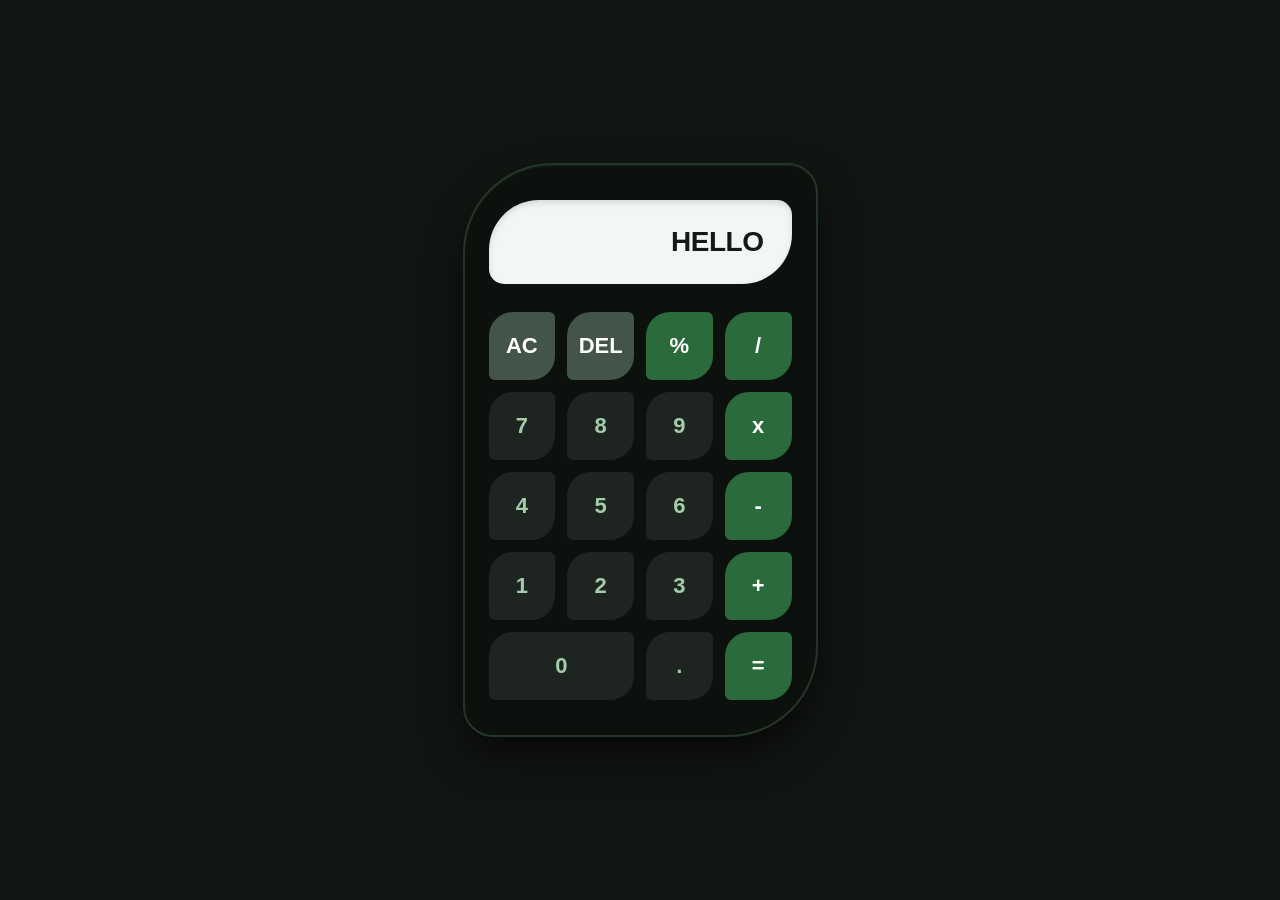
<file: calculator/index.html>
<!DOCTYPE html>
<html lang="en">
<head>
    <meta charset="UTF-8">
    <meta name="viewport" content="width=device-width, initial-scale=1.0">
    <title> Calculator</title>
    <link rel="stylesheet" href="style.css">
</head>
<body>
    <div class="calculator">
        <input type="text" class="display" id="screen" value="HELLO" readonly>
        <div class="buttons">
            <button class="function" onclick="clearScreen()">AC</button>
            <button class="function" onclick="deleteLast()">DEL</button>
            <button class="operator" onclick="appendValue('%')">%</button>
            <button class="operator" onclick="appendValue('/')">/</button>
            
            <button class="number" onclick="appendValue('7')">7</button>
            <button class="number" onclick="appendValue('8')">8</button>
            <button class="number" onclick="appendValue('9')">9</button>
            <button class="operator" onclick="appendValue('*')">x</button>
            
            <button class="number" onclick="appendValue('4')">4</button>
            <button class="number" onclick="appendValue('5')">5</button>
            <button class="number" onclick="appendValue('6')">6</button>
            <button class="operator" onclick="appendValue('-')">-</button>
            
            <button class="number" onclick="appendValue('1')">1</button>
            <button class="number" onclick="appendValue('2')">2</button>
            <button class="number" onclick="appendValue('3')">3</button>
            <button class="operator" onclick="appendValue('+')">+</button>
            
            <button class="number zero" onclick="appendValue('0')">0</button>
            <button class="number" onclick="appendValue('.')">.</button>
            <button class="operator" onclick="calculateResult()">=</button>
        </div>
    </div>
    <script src="script.js"></script>
</body>
</html>
</file>
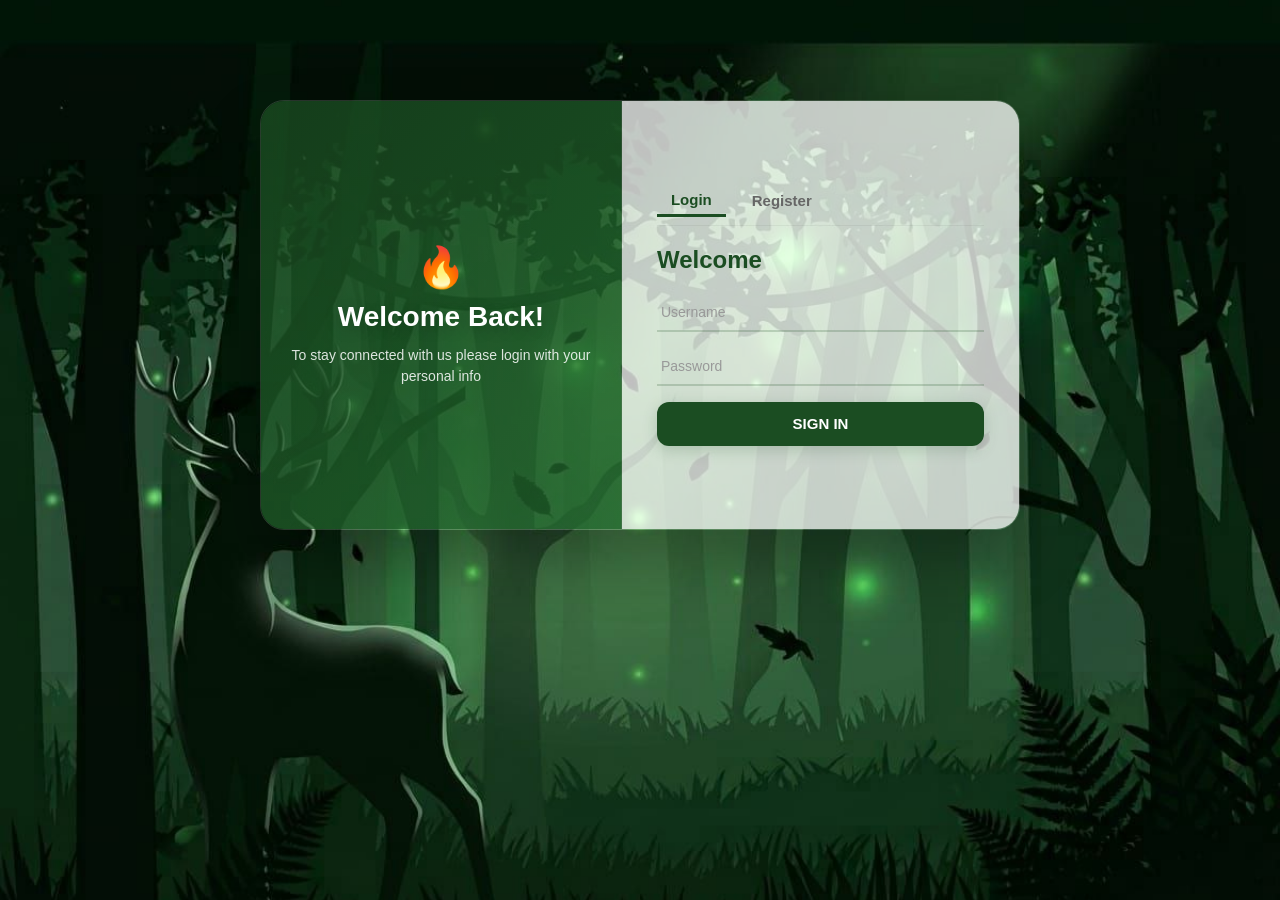
<file: todo-app/index.html>
<!DOCTYPE html>
<html lang="en">
<head>
    <meta charset="UTF-8">
    <meta name="viewport" content="width=device-width, initial-scale=1.0">
    <title>Ultimate Leaf To-Do Web</title>
    <link rel="stylesheet" href="TODO.CSS">
</head>
<body class="light-theme">

    <div id="app-preloader">
        <div class="spinner"></div>
        <p style="font-family: inherit; font-weight: 600; letter-spacing: 0.5px;">Loading TaskLeaf Workspace...</p>
    </div>

    <div class="video-bg-container">
        <video id="video-a" class="bg-video buffer-active" autoplay muted playsinline></video>
        <video id="video-b" class="bg-video" autoplay muted playsinline></video>
    </div>

    <div class="forest-bg-layer"></div>
    <div id="cinematic-blur-overlay" class="initial-blur"></div>

    <div id="app-viewport-wrapper"></div>

    <script src="TODO.JS"></script>
</body>
</html>
</file>
<file: calculator/style.css>
* {
    margin: 0;
    padding: 0;
    box-sizing: border-box;
    font-family: -apple-system, BlinkMacSystemFont, "Segoe UI", Roboto, Helvetica, Arial, sans-serif;
}

body {
    display: flex;
    justify-content: center;
    align-items: center;
    min-height: 100vh;
    background-color: rgb(18, 22, 19);
}

.calculator {
    background-color: rgb(13, 17, 14);
    padding: 35px 24px;
    border-radius: 90px 30px 90px 30px; 
    width: 355px;
    border: 2px solid rgb(35, 54, 40);
    box-shadow: 
        0 20px 40px rgba(0, 0, 0, 0.6),
        inset 0 1px 0 rgba(255, 255, 255, 0.05);
}

.display {
    width: 100%;
    height: 84px;
    background-color: rgb(241, 247, 243);
    color: rgb(22, 26, 23);
    font-size: 28px;
    text-align: right;
    border-radius: 50px 15px 50px 15px;
    border: none;
    outline: none;
    padding: 0 28px;
    margin-bottom: 28px;
    font-weight: 700;
    letter-spacing: -0.5px;
    box-shadow: inset 0 3px 6px rgba(0, 0, 0, 0.12);
}

.buttons {
    display: grid;
    grid-template-columns: repeat(4, 1fr);
    gap: 12px;
}

button {
    height: 68px;
    font-size: 22px;
    border: none;
    border-radius: 24px 6px 24px 6px;
    cursor: pointer;
    font-weight: 600;
    display: flex;
    justify-content: center;
    align-items: center;
    transition: background-color 0.15s ease;
}

button:active {
    opacity: 0.85;
}

.number {
    background-color: rgb(30, 37, 33);
    color: rgb(164, 204, 169);
}

.number:hover {
    background-color: rgb(39, 48, 43);
}

.operator {
    background-color: rgb(43, 107, 59);
    color: rgb(255, 255, 255);
}

.operator:hover {
    background-color: rgb(52, 124, 70);
}

.function {
    background-color: rgb(67, 84, 73);
    color: rgb(255, 255, 255);
}

.function:hover {
    background-color: rgb(78, 97, 84);
}

.zero {
    grid-column: span 2;
    border-radius: 24px 6px 24px 6px;
    justify-content: center;
}
</file>
<file: todo-app/TODO.CSS>
* {
    margin: 0;
    padding: 0;
    box-sizing: border-box;
    font-family: -apple-system, BlinkMacSystemFont, "Segoe UI", Roboto, Helvetica, Arial, sans-serif;
}

body {
    display: flex;
    flex-direction: column;
    align-items: center;
    min-height: 100vh;
    padding: 20px;
    overflow-y: auto;
    overflow-x: hidden;
    transition: background-color 0.4s ease;
}

body.light-theme {
    background-color: rgba(240, 245, 241, 0.4);
}

body.dark-theme {
    background-color: rgba(12, 16, 13, 0.4);
}

#app-preloader {
    position: fixed;
    top: 0;
    left: 0;
    width: 100vw;
    height: 100vh;
    background-color: #0c100d;
    display: flex;
    flex-direction: column;
    justify-content: center;
    align-items: center;
    z-index: 9999;
    color: #ffffff;
    transition: opacity 0.4s ease, visibility 0.4s;
}

body.light-theme #app-preloader {
    background-color: #f0f5f1;
    color: #1b4d22;
}

.spinner {
    width: 50px;
    height: 50px;
    border: 5px solid rgba(43, 107, 59, 0.2);
    border-top: 5px solid #2ecc71;
    border-radius: 50%;
    animation: spin 1s linear infinite;
    margin-bottom: 15px;
}

@keyframes spin {
    0% { transform: rotate(0deg); }
    100% { transform: rotate(360deg); }
}

.video-bg-container {
    position: fixed;
    top: 0;
    left: 0;
    width: 100vw;
    height: 100vh;
    z-index: -2;
    overflow: hidden;
}

.bg-video {
    position: absolute;
    top: 0;
    left: 0;
    width: 100%;
    height: 100%;
    object-fit: cover;
    pointer-events: none;
    opacity: 0;
    transition: opacity 0.8s ease-in-out;
}

.bg-video.buffer-active {
    opacity: 1;
}

.forest-bg-layer {
    position: fixed;
    top: 0;
    left: 0;
    width: 100vw;
    height: 100vh;
    background-image: url('forest.jpg');
    background-size: cover;
    background-position: center;
    background-repeat: no-repeat;
    z-index: -1;
    opacity: 0;
    transition: opacity 0.6s ease-in-out;
    pointer-events: none;
}

body.auth-view .forest-bg-layer {
    opacity: 1;
    z-index: -1;
}

body.auth-view .video-bg-container {
    opacity: 0;
    visibility: hidden;
    transition: opacity 0.6s ease-in-out;
}

body:not(.auth-view) .video-bg-container {
    opacity: 1;
    visibility: visible;
}

#cinematic-blur-overlay {
    position: fixed;
    top: 0;
    left: 0;
    width: 100vw;
    height: 100vh;
    display: flex;
    justify-content: center;
    align-items: center;
    z-index: 10;
    pointer-events: none;
}

#app-viewport-wrapper {
    width: 100%;
    display: flex;
    justify-content: center;
    align-items: center;
    flex-direction: column;
}

.navbar {
    position: fixed !important;
    top: 0 !important;
    left: 0 !important;
    width: 100% !important;
    height: 60px !important;
    display: flex !important;
    justify-content: space-between !important;
    align-items: center !important;
    padding: 0 40px !important;
    z-index: 1000 !important;
    background-color: rgba(15, 22, 17, 0.25) !important;
    backdrop-filter: blur(12px) !important;
    -webkit-backdrop-filter: blur(12px) !important;
    border-bottom: 1px solid rgba(255, 255, 255, 0.1);
}

body.light-theme .navbar {
    background-color: rgba(255, 255, 255, 0.4) !important;
    box-shadow: 0 2px 10px rgba(0, 0, 0, 0.02);
    border-bottom: 1px solid rgba(0, 0, 0, 0.05);
}

.nav-brand {
    font-weight: bold;
    font-size: 1.3rem;
    color: #ffffff;
}

body.light-theme .nav-brand {
    color: #1b4d22;
}

.nav-links {
    display: flex;
    gap: 20px;
    align-items: center;
}

.nav-item {
    text-decoration: none;
    font-size: 15px;
    font-weight: 600;
    cursor: pointer;
    color: #ffffff !important;
}

body.light-theme .nav-item {
    color: #1b4d22 !important;
}

.theme-toggle {
    background: none;
    border: none;
    font-size: 13px;
    font-weight: 600;
    cursor: pointer;
    padding: 6px 12px;
    border-radius: 20px;
    color: #ffffff;
    background-color: rgba(255, 255, 255, 0.1);
    border: 1px solid rgba(255, 255, 255, 0.15);
}

body.light-theme .theme-toggle {
    color: #1b4d22;
    background-color: rgba(27, 77, 34, 0.08);
    border: 1px solid rgba(27, 77, 34, 0.15);
}

.dropdown-wrapper {
    position: relative;
}

.dropdown-menu {
    position: absolute;
    top: 140%;
    right: 0;
    border-radius: 12px;
    list-style: none;
    width: 210px;
    padding: 6px 0;
    display: none;
    z-index: 1010;
    max-height: 350px;
    overflow-y: auto;
    background-color: rgba(20, 26, 21, 0.85) !important;
    border: 1px solid rgba(255, 255, 255, 0.1);
    backdrop-filter: blur(15px);
    box-shadow: 0 8px 25px rgba(0, 0, 0, 0.3);
}

body.light-theme .dropdown-menu {
    background-color: rgba(255, 255, 255, 0.9) !important;
    border: 1px solid rgba(0, 0, 0, 0.05);
    box-shadow: 0 8px 25px rgba(0, 0, 0, 0.05);
}

.dropdown-menu.show {
    display: block !important;
}

.dropdown-menu li {
    background: transparent !important;
    padding: 0 !important;
    margin: 0 !important;
    border: none !important;
    backdrop-filter: none !important;
    border-radius: 0 !important;
}

.dropdown-item {
    display: block;
    padding: 12px 16px;
    text-decoration: none;
    font-size: 14px;
    font-weight: 600;
    color: #e2f0e5 !important;
    transition: background 0.2s;
}

body.light-theme .dropdown-item {
    color: #1b4d22 !important;
}

.dropdown-item:hover {
    background-color: rgba(43, 107, 59, 0.3) !important;
}

body.light-theme .dropdown-item:hover {
    background-color: rgba(27, 77, 34, 0.08) !important;
}

.dashboard-container {
    margin-top: 90px !important;
    padding: 20px;
    display: grid !important;
    grid-template-columns: 1fr 1.1fr !important;
    gap: 25px !important;
    width: 100% !important;
    max-width: 1200px !important;
    margin-left: auto;
    margin-right: auto;
}

.card {
    background: rgba(255, 255, 255, 0.03) !important;
    backdrop-filter: blur(12px) !important;
    -webkit-backdrop-filter: blur(12px) !important;
    border-radius: 16px;
    padding: 25px;
    box-shadow: 0 8px 32px rgba(0, 0, 0, 0.15);
    border: 1px solid rgba(255, 255, 255, 0.08) !important;
    margin-bottom: 20px;
    width: 100%;
}

body.light-theme .card {
    background: rgba(255, 255, 255, 0.35) !important;
    border: 1px solid rgba(255, 255, 255, 0.3) !important;
    box-shadow: 0 10px 30px rgba(0, 0, 0, 0.02);
}

body.dark-theme #timer-display {
    color: #ffffff !important;
    text-shadow: 0 2px 12px rgba(255, 255, 255, 0.2);
}

body.dark-theme #timer-status,
body.dark-theme #pomodoro-section div,
body.dark-theme .card h3,
body.dark-theme .card h2 {
    color: #ffffff !important;
    font-weight: 700 !important;
    text-shadow: 0 1px 5px rgba(255, 255, 255, 0.1);
}

body.light-theme #timer-status,
body.light-theme #pomodoro-section div,
body.light-theme .card h3,
body.light-theme .card h2 {
    color: #1b4d22 !important;
}

ul.container {
    list-style: none;
    max-height: 440px !important;
    overflow-y: auto !important;
    width: 100%;
    padding-right: 5px;
}

ul.container::-webkit-scrollbar {
    width: 6px !important;
}

ul.container::-webkit-scrollbar-track {
    background: rgba(0, 0, 0, 0.01) !important;
    border-radius: 10px;
}

body.dark-theme ul.container::-webkit-scrollbar-track {
    background: rgba(255, 255, 255, 0.01) !important;
}

ul.container::-webkit-scrollbar-thumb {
    background: rgba(27, 77, 34, 0.6) !important;
    border-radius: 10px;
}

body.dark-theme ul.container::-webkit-scrollbar-thumb {
    background: rgba(46, 204, 113, 0.6) !important;
}

li {
    padding: 14px 18px;
    border-radius: 24px 6px 24px 6px;
    margin-bottom: 12px;
    display: flex !important;
    justify-content: space-between !important;
    align-items: center !important;
    font-size: 16px;
    font-weight: 600;
    background-color: rgba(20, 26, 22, 0.45) !important;
    color: #ffffff !important;
    border: 1px solid rgba(255, 255, 255, 0.1);
    backdrop-filter: blur(5px);
    -webkit-backdrop-filter: blur(5px);
}

body.light-theme li {
    background-color: rgba(255, 255, 255, 0.6) !important;
    color: #1b4d22 !important;
    border: 1px solid rgba(27, 77, 34, 0.1);
}

.task-text-node {
    flex: 1;
    cursor: pointer;
    padding-right: 10px;
    text-align: left;
}

li.task-done .task-text-node {
    text-decoration: line-through;
    opacity: 0.4;
}

.btn-delete {
    background: rgba(255, 82, 82, 0.15) !important;
    border: 1px solid rgba(255, 82, 82, 0.25) !important;
    color: #ff6b6b !important;
    cursor: pointer;
    font-weight: bold;
    font-size: 1rem;
    width: 32px;
    height: 32px;
    border-radius: 50%;
    display: flex;
    align-items: center;
    justify-content: center;
    transition: all 0.2s;
    flex-shrink: 0;
}

.clear-all-action-btn {
    width: 100%;
    padding: 12px;
    border-radius: 12px;
    border: none;
    font-size: 13px;
    font-weight: 700;
    cursor: pointer;
    margin-top: 14px;
    background-color: rgba(255, 82, 82, 0.15);
    color: #ff6b6b;
    border: 1px solid rgba(255, 82, 82, 0.25);
}

.input-section {
    margin-bottom: 24px;
    width: 100%;
    display: flex;
    flex-direction: column;
    gap: 12px;
}

#task-input {
    width: 100%;
    height: 48px;
    font-size: 15px;
    border-radius: 12px;
    border: none;
    outline: none;
    padding: 0 16px;
    font-weight: 600;
    background-color: rgba(255, 255, 255, 0.85);
    color: #111;
}

body.dark-theme #task-input {
    background-color: rgba(255, 255, 255, 0.1) !important;
    color: #ffffff !important;
    border: 1px solid rgba(255, 255, 255, 0.15);
}

body.dark-theme #task-input::placeholder {
    color: rgba(255, 255, 255, 0.5);
}

.priority-select {
    flex: 1;
    height: 44px;
    border-radius: 10px;
    border: none;
    padding: 0 12px;
    font-size: 14px;
    font-weight: 600;
background-color: rgba(255, 255, 255, 0.85);
color: #111;
}
body.dark-theme .priority-select {
background-color: rgba(255, 255, 255, 0.1) !important;
color: #ffffff !important;
border: 1px solid rgba(255, 255, 255, 0.15);
}
body.dark-theme .priority-select option {
background-color: #141a15;
color: #fff;
}
#add-btn {
width: 44px;
height: 44px;
border-radius: 10px;
border: none;
background: #1b4d22;
color: white;
font-size: 20px;
font-weight: 700;
cursor: pointer;
display: flex;
align-items: center;
justify-content: center;
}
body.dark-theme #add-btn {
background: #2b6b3b;
}
.todo-container {
width: 100%;
max-width: 760px;
min-height: 430px;
border-radius: 24px;
overflow: hidden;
display: grid;
grid-template-columns: 1fr 1.1fr;
box-shadow: 0 30px 60px rgba(0, 0, 0, 0.3);
animation: leafElasticFloatIn 1.5s cubic-bezier(0.175, 0.885, 0.32, 1.275) forwards;
border: 1px solid rgba(255, 255, 255, 0.15);
margin-top: 80px;
}
.auth-brand-side {
background: linear-gradient(135deg, rgba(27, 77, 34, 0.75), rgba(36, 107, 48, 0.75));
padding: 40px 30px;
display: flex;
flex-direction: column;
justify-content: center;
align-items: center;
text-align: center;
color: #ffffff;
border-right: 1px solid rgba(255, 255, 255, 0.1);
}
.auth-form-side {
background: rgba(255, 255, 255, 0.75);
padding: 30px 35px;
display: flex;
flex-direction: column;
justify-content: center;
}
body.dark-theme .auth-form-side {
background: rgba(25, 35, 28, 0.75);
}
.auth-tabs {
display: flex;
gap: 12px;
margin-bottom: 20px;
border-bottom: 1px solid rgba(0, 0, 0, 0.05);
padding-bottom: 8px;
}
body.dark-theme .auth-tabs {
border-bottom: 1px solid rgba(255, 255, 255, 0.1);
}
.auth-tab {
padding: 6px 14px;
background: none;
border: none;
font-size: 15px;
font-weight: 600;
cursor: pointer;
color: #666;
transition: all 0.3s ease;
}
body.dark-theme .auth-tab {
color: #aaa;
}
.auth-tab.active {
color: #1b4d22;
border-bottom: 3px solid #1b4d22;
}
body.dark-theme .auth-tab.active {
color: #ffffff;
border-bottom: 3px solid #2ecc71;
}
.auth-box {
display: grid !important;
}
.auth-form {
display: none;
flex-direction: column;
}
.auth-form.active {
display: flex !important;
}
.auth-form-side .form-group {
margin-bottom: 16px;
display: flex;
flex-direction: column;
}
.auth-form-side .form-label {
font-size: 12px;
font-weight: 600;
color: #555;
margin-bottom: 4px;
}
body.dark-theme .auth-form-side .form-label {
color: #c3decb;
}
.auth-form-side input[type="text"],
.auth-form-side input[type="password"],
.auth-form-side input[type="date"] {
width: 100%;
height: 38px;
background: transparent !important;
border: none !important;
border-bottom: 2px solid rgba(27, 77, 34, 0.2) !important;
border-radius: 0px !important;
outline: none !important;
padding: 0 4px !important;
font-size: 14px;
font-weight: 500;
color: #111111 !important;
transition: border-bottom-color 0.3s ease;
}
body.dark-theme .auth-form-side input {
border-bottom: 2px solid rgba(255, 255, 255, 0.2) !important;
color: #ffffff !important;
}
.auth-form-side input:focus {
border-bottom: 2px solid #2ecc71 !important;
}
.auth-form-side input::placeholder {
color: #999;
}
body.dark-theme .auth-form-side input::placeholder {
color: rgba(255, 255, 255, 0.4);
}
.captcha-wrapper {
display: flex;
gap: 10px;
align-items: center;
margin-bottom: 14px;
}
.captcha-box {
box-sizing: border-box;
width: 100%;
height: 38px;
background: rgba(27, 77, 34, 0.05);
color: #1b4d22;
font-family: 'Courier New', Courier, monospace;
font-size: 18px;
font-weight: 800;
letter-spacing: 4px;
display: flex;
justify-content: center;
align-items: center;
border-radius: 8px;
user-select: none;
border: 1px dashed #1b4d22;
}
body.dark-theme .captcha-box {
background: rgba(255, 255, 255, 0.05);
color: #fff;
border: 1px dashed rgba(255, 255, 255, 0.3);
}
.captcha-refresh {
width: 38px;
height: 38px;
border-radius: 8px;
border: none;
background: rgba(0, 0, 0, 0.03);
cursor: pointer;
font-size: 14px;
}
body.dark-theme .captcha-refresh {
background: rgba(255, 255, 255, 0.1);
color: white;
}
.auth-submit-btn {
width: 100%;
height: 44px;
border-radius: 12px;
border: none;
background-color: #1b4d22;
color: white;
font-size: 15px;
font-weight: 700;
cursor: pointer;
box-shadow: 0 4px 15px rgba(27, 77, 34, 0.2);
transition: background 0.2s;
}
.auth-submit-btn:hover {
background-color: #246b30;
}
body.dark-theme .auth-submit-btn {
background-color: #2b6b3b;
box-shadow: 0 4px 15px rgba(0, 0, 0, 0.2);
}
.modal-overlay {
position: fixed;
top: 0;
left: 0;
width: 100%;
height: 100%;
background-color: rgba(0, 0, 0, 0.5);
backdrop-filter: blur(6px);
display: flex;
justify-content: center;
align-items: center;
opacity: 0;
pointer-events: none;
transition: opacity 0.25s ease;
z-index: 2000;
}
.modal-overlay.open {
opacity: 1;
pointer-events: auto;
}
.modal-box {
width: 90%;
max-width: 420px;
border-radius: 20px;
padding: 30px 24px;
background-color: rgba(20, 26, 22, 0.9);
border: 1px solid rgba(255, 255, 255, 0.1);
color: white;
backdrop-filter: blur(10px);
}
.modal-header {
display: flex;
justify-content: space-between;
align-items: center;
padding-bottom: 14px;
margin-bottom: 20px;
border-bottom: 1px solid rgba(255, 255, 255, 0.15);
}
.modal-close {
background: none;
border: none;
font-size: 28px;
cursor: pointer;
color: inherit;
line-height: 1;
}
.contact-layout p {
margin-bottom: 15px;
}
.contact-links {
display: flex;
flex-direction: column;
gap: 12px;
margin-top: 15px;
}
.contact-card {
display: block;
padding: 12px;
background: rgba(255, 255, 255, 0.05);
color: white;
text-decoration: none;
border-radius: 8px;
font-weight: 600;
transition: background 0.2s;
border: 1px solid rgba(255, 255, 255, 0.08);
}
.contact-card:hover {
background: rgba(43, 107, 59, 0.3);
}
#modal-task-list {
list-style: none;
max-height: 250px;
overflow-y: auto;
}
.modal-li-item {
background: rgba(255, 255, 255, 0.03) !important;
border-radius: 8px !important;
padding: 10px 14px !important;
font-size: 14px !important;
margin-bottom: 8px !important;
border: 1px solid rgba(255, 255, 255, 0.05) !important;
}
@keyframes leafElasticFloatIn {
0% {
opacity: 0;
transform: translateY(-100vh) rotate(-10deg) scale(0.8);
}
60% {
opacity: 1;
transform: translateY(15px) rotate(3deg) scale(1.01);
}
100% {
opacity: 1;
transform: translateY(0) rotate(0deg) scale(1);
}
}
.todo-container.wind-exit {
animation: leafWindAway 1.4s cubic-bezier(0.6, -0.28, 0.735, 0.045) forwards !important;
}
@keyframes leafWindAway {
0% { transform: translate(0, 0) rotate(0deg) scale(1); opacity: 1; }
100% { transform: translate(-150vw, -30px) rotate(-45deg) scale(0.8); opacity: 0; }
}
.dashboard-fade-in {
opacity: 0;
transform: scale(0.96);
animation: dashboardSlowReveal 1s cubic-bezier(0.25, 1, 0.5, 1) 0.6s forwards;
width: 100%;
}
@keyframes dashboardSlowReveal {
0% { opacity: 0; transform: scale(0.96) translateY(15px); }
100% { opacity: 1; transform: scale(1) translateY(0); }
}
.auth-brand-side h2 {
font-size: 28px;
font-weight: 800;
margin-bottom: 12px;
color: #ffffff !important;
text-shadow: 0 4px 15px rgba(0, 0, 0, 0.2);
}
.auth-brand-side p {
font-size: 14px;
color: rgba(255, 255, 255, 0.85);
line-height: 1.5;
}
.auth-form-side h2 {
font-size: 24px;
font-weight: 700;
margin-bottom: 20px;
color: #1b4d22 !important;
}
body.dark-theme .auth-form-side h2 {
color: #ffffff !important;
text-shadow: 0 2px 10px rgba(255, 255, 255, 0.1);
}
.dev-credit {
position: fixed;
bottom: 15px;
right: 20px;
font-size: 12px;
font-weight: 700;
letter-spacing: 0.5px;
padding: 6px 14px;
border-radius: 20px;
background: rgba(255, 255, 255, 0.08);
backdrop-filter: blur(5px);
-webkit-backdrop-filter: blur(5px);
border: 1px solid rgba(255, 255, 255, 0.15);
color: #ffffff;
z-index: 999;
box-shadow: 0 4px 15px rgba(0, 0, 0, 0.05);
pointer-events: none;
user-select: none;
}
body.light-theme .dev-credit {
background: rgba(27, 77, 34, 0.05);
border: 1px solid rgba(27, 77, 34, 0.1);
color: #1b4d22;
}
@media screen and (max-width: 992px) {
.dashboard-container {
grid-template-columns: 1fr !important;
margin-top: 80px !important;
}
}
@media screen and (max-width: 768px) {
body {
padding: 10px;
overflow-y: auto !important;
}
.navbar {
padding: 0 20px !important;
}
.todo-container {
grid-template-columns: 1fr !important;
max-width: 480px;
min-height: auto;
margin-top: 80px;
}
.auth-brand-side {
padding: 30px 20px;
border-right: none;
border-bottom: 1px solid rgba(255, 255, 255, 0.1);
}
.auth-brand-side h2 {
font-size: 24px;
}
.auth-form-side {
padding: 25px 20px;
}
ul.container {
max-height: 340px !important;
}
}
@media screen and (max-width: 580px) {
.navbar {
position: fixed !important;
top: 0 !important;
height: auto !important;
padding: 12px 16px !important;
flex-direction: column !important;
gap: 8px !important;
}
.nav-links {
width: 100%;
justify-content: space-between;
gap: 5px;
}
.nav-brand {
font-size: 1.1rem;
}
.dashboard-container {
margin-top: 130px !important;
padding: 10px 5px !important;
}
.todo-container {
margin-top: 130px;
}
.dev-credit {
position: static;
margin: 20px auto 10px auto;
text-align: center;
width: max-content;
display: block;
}
}
</file>
